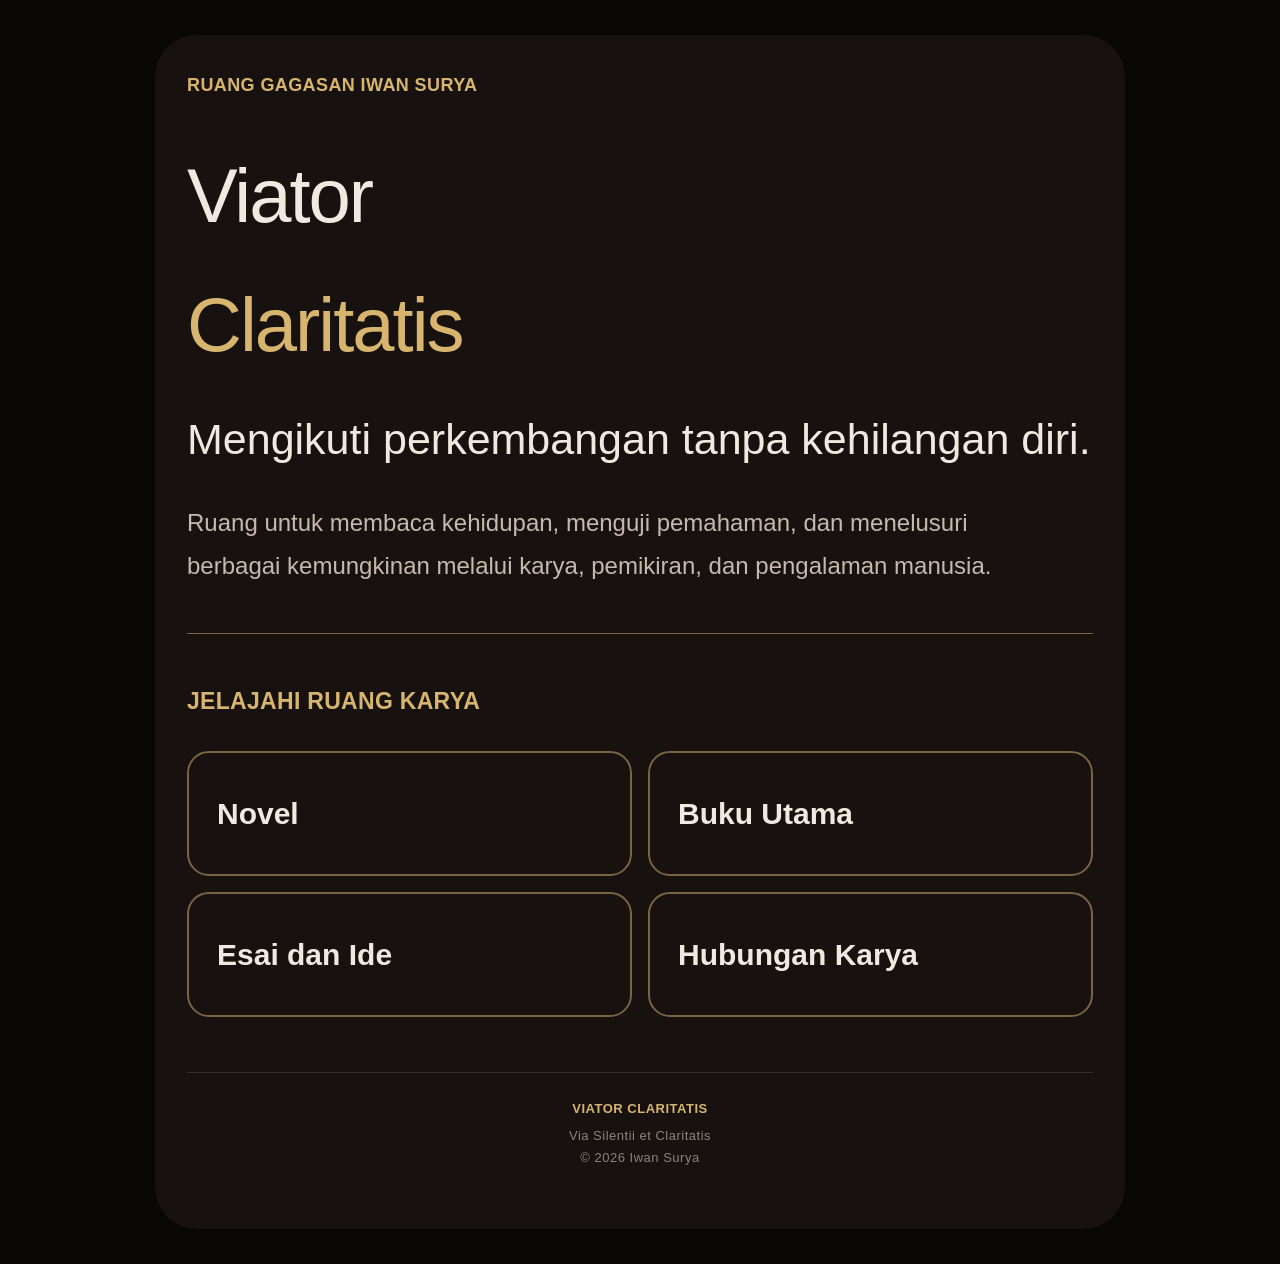
<file: index.html>
<!DOCTYPE html>
<html lang="id">
<head>
    <meta charset="UTF-8">
    <meta name="viewport" content="width=device-width, initial-scale=1.0">

    <title>Viator Claritatis | Ruang Gagasan Iwan Surya</title>

    <meta name="description" content="Ruang gagasan Iwan Surya. Mengikuti perkembangan tanpa kehilangan diri. Membaca kehidupan melalui karya, pemikiran, dan pengalaman manusia.">
    <meta name="author" content="Iwan Surya">
    <meta name="theme-color" content="#080706">

    <link rel="canonical" href="https://isuryas212.github.io/Viator-Claritatis/">
    <link rel="icon" href="viator-favicon.png">
    <link rel="stylesheet" href="style.css?v=2">

    <meta property="og:title" content="Viator Claritatis">
    <meta property="og:description" content="Ruang Gagasan Iwan Surya — Mengikuti perkembangan tanpa kehilangan diri.">
    <meta property="og:image" content="https://isuryas212.github.io/Viator-Claritatis/og-image.jpg">
    <meta property="og:type" content="website">
</head>

<body class="home-page">

<main class="home-shell">

    <header class="home-header">
        <p class="eyebrow">RUANG GAGASAN IWAN SURYA</p>

        <h1>
            <span>Viator</span>
            <span class="gold">Clar​​itatis</span>
        </h1>

        <h2>
            Mengikuti perkembangan tanpa kehilangan diri.
        </h2>

        <p class="intro">
            Ruang untuk membaca kehidupan, menguji pemahaman,
            dan menelusuri berbagai kemungkinan melalui karya,
            pemikiran, dan pengalaman manusia.
        </p>
    </header>

    <div class="gold-divider"></div>

    <section class="explore-section">

        <h2 class="section-label">JELAJAHI RUANG KARYA</h2>

        <div class="explore-grid">

            <a href="book.html" class="explore-card">
                <span>Novel</span>
                <span class="card-arrow">↗</span>
            </a>

            <a href="foundation.html" class="explore-card">
                <span>Buku Utama</span>
                <span class="card-arrow">↗</span>
            </a>

            <a href="aphorism.html" class="explore-card">
                <span>Esai dan Ide</span>
                <span class="card-arrow">↗</span>
            </a>

            <a href="about.html" class="explore-card">
                <span>Hubungan Karya</span>
                <span class="card-arrow">↗</span>
            </a>

        </div>

    </section>

    <footer class="home-footer">
        <p>VIATOR CLARITATIS</p>
        <p>Via Silentii et Claritatis</p>
        <p>© 2026 Iwan Surya</p>
    </footer>

</main>

</body>
</html>
</file>
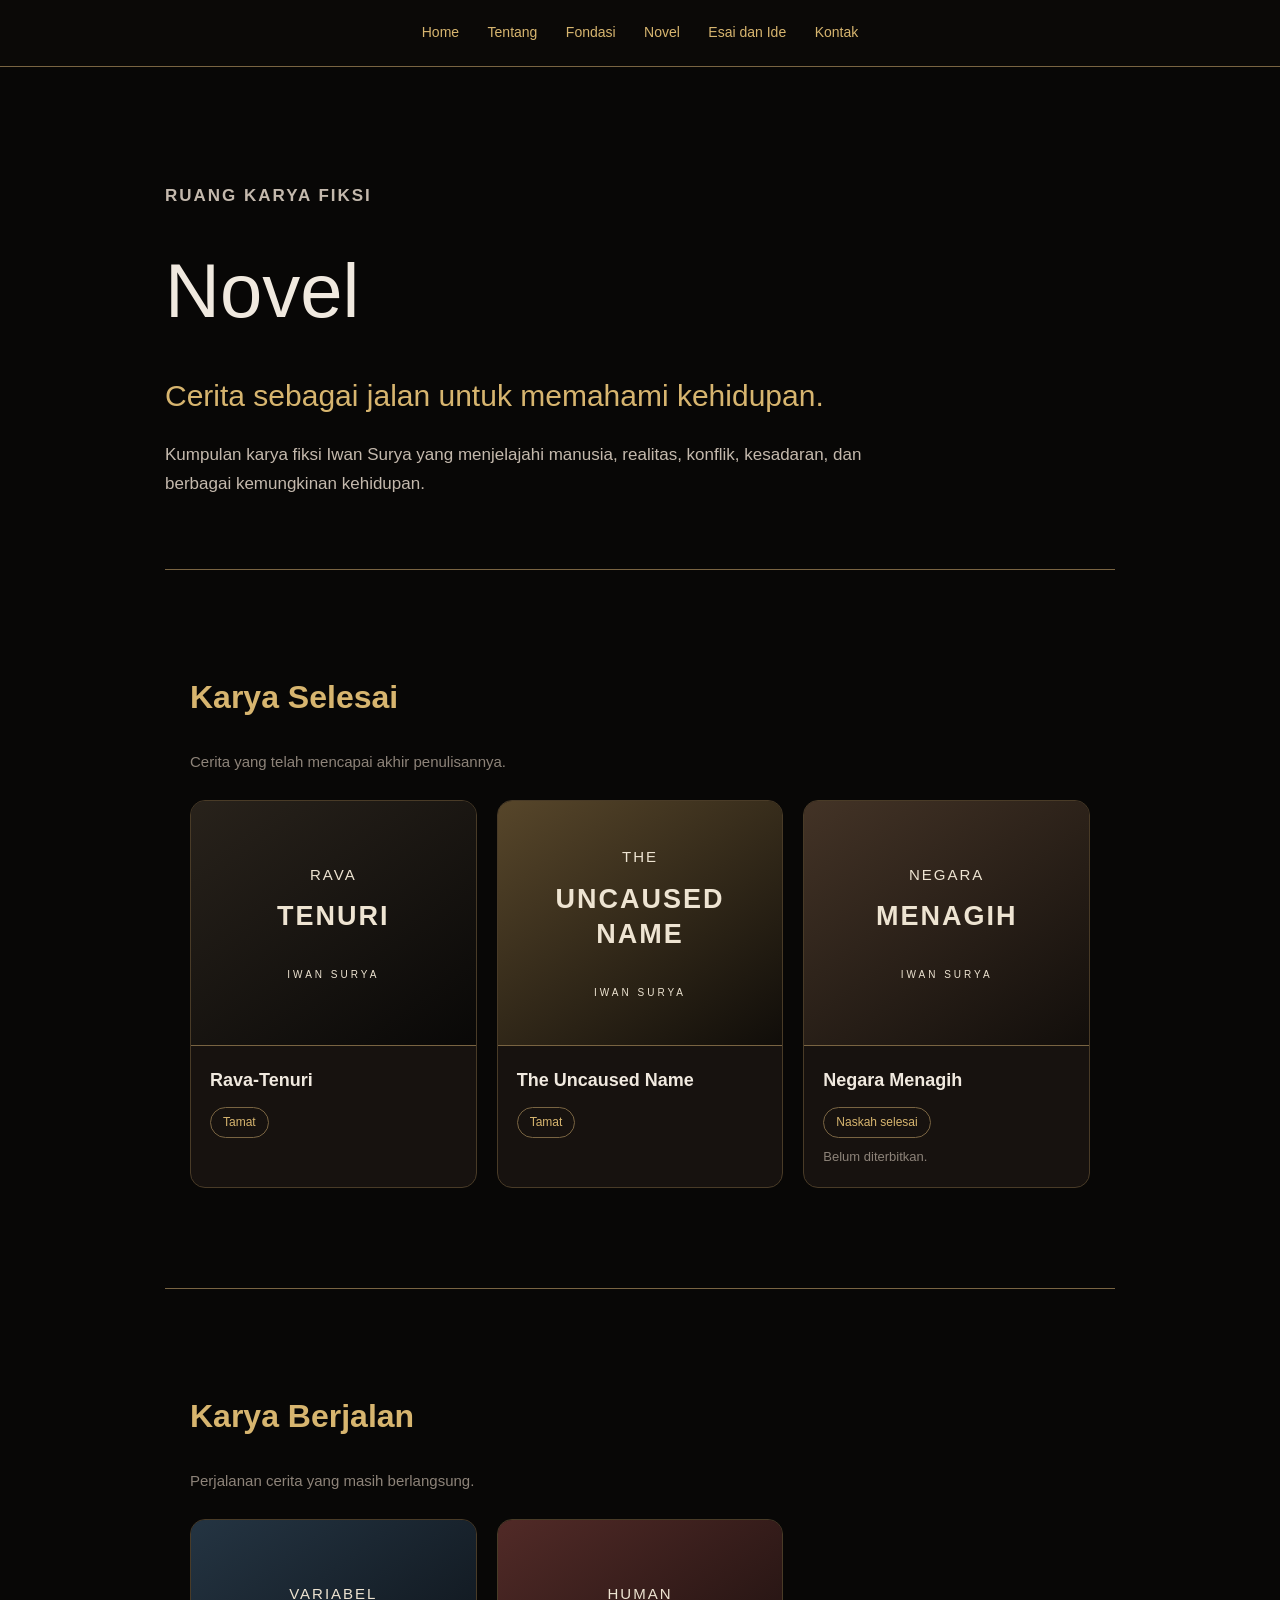
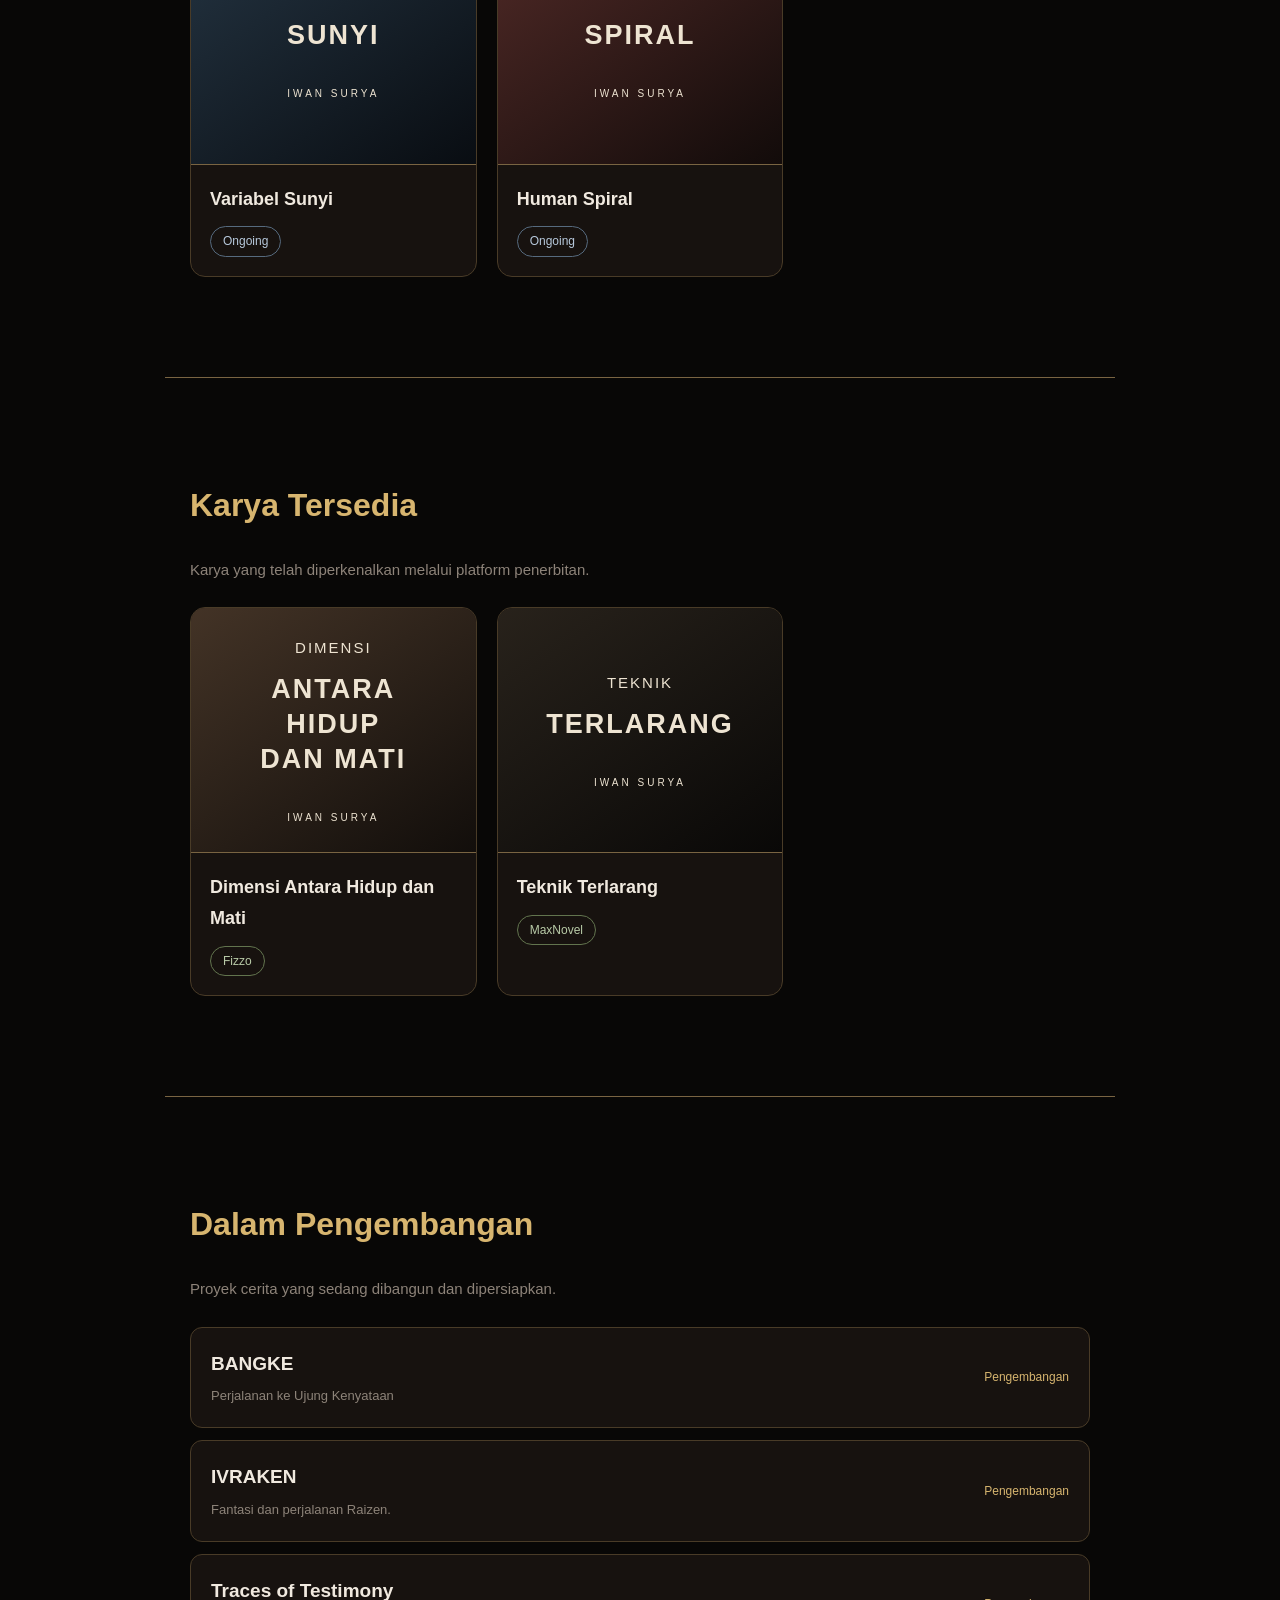
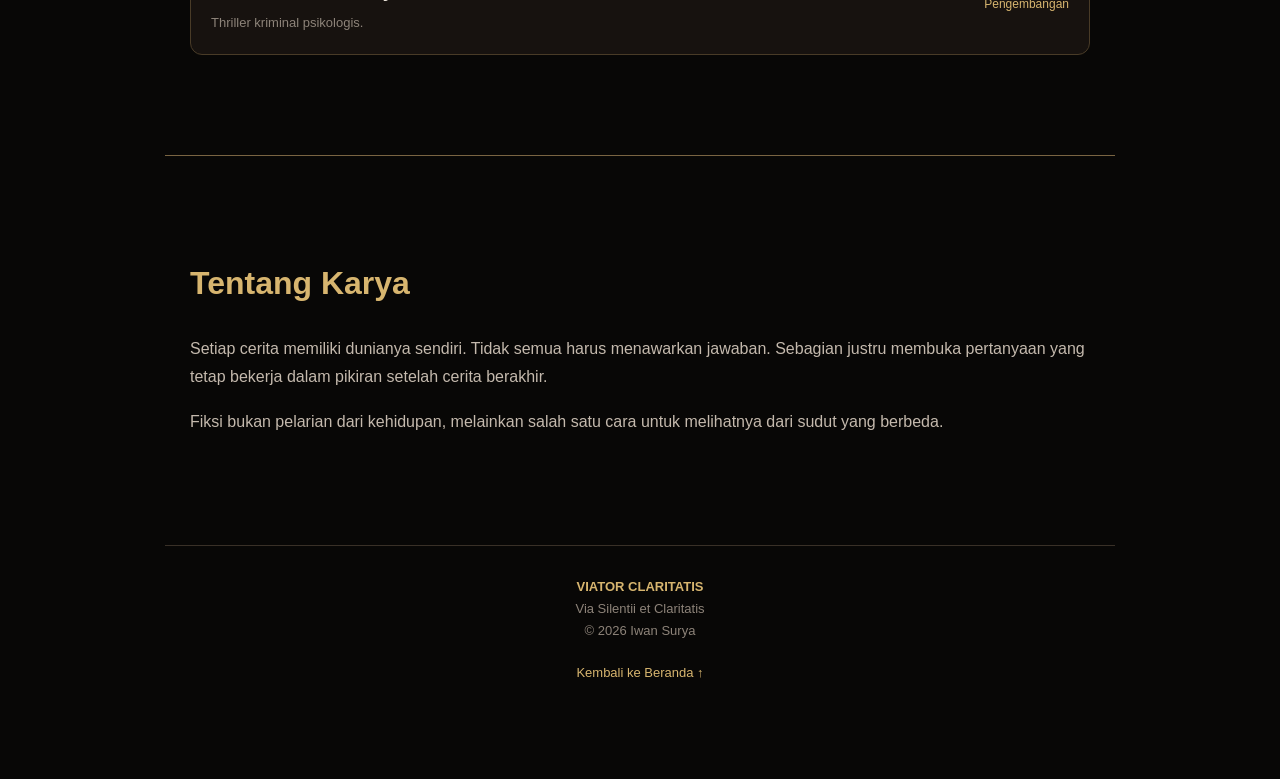
<file: book.html>
<!DOCTYPE html>
<html lang="id">

<head>
<meta charset="UTF-8">
<meta name="viewport" content="width=device-width, initial-scale=1.0">

<title>Ruang Novel | Viator Claritatis</title>

<meta name="description" content="Katalog karya fiksi Iwan Surya, mencakup novel yang telah selesai, sedang berjalan, dan dalam pengembangan.">

<meta name="author" content="Iwan Surya">

<link rel="stylesheet" href="style.css?v=3">
<link rel="icon" href="viator-favicon.png">

</head>

<body class="novel-page">

<nav>
    <a href="index.html">Home</a>
    <a href="about.html">Tentang</a>
    <a href="foundation.html">Fondasi</a>
    <a href="book.html">Novel</a>
    <a href="aphorism.html">Esai dan Ide</a>
    <a href="contact.html">Kontak</a>
</nav>

<main class="novel-container">

    <header class="novel-header">

        <p class="novel-eyebrow">
            RUANG KARYA FIKSI
        </p>

        <h1>Novel</h1>

        <h2>
            Cerita sebagai jalan untuk memahami kehidupan.
        </h2>

        <p>
            Kumpulan karya fiksi Iwan Surya yang menjelajahi
            manusia, realitas, konflik, kesadaran, dan berbagai
            kemungkinan kehidupan.
        </p>

    </header>

    <div class="novel-divider"></div>

    <section class="novel-group">

        <h2>Karya Selesai</h2>

        <p class="group-description">
            Cerita yang telah mencapai akhir penulisannya.
        </p>

        <div class="novel-grid">

            <article class="novel-card">
                <div class="novel-cover cover-dark">
                    <span>RAVA</span>
                    <strong>TENURI</strong>
                    <small>IWAN SURYA</small>
                </div>
                <div class="novel-info">
                    <h3>Rava-Tenuri</h3>
                    <span class="novel-status">Tamat</span>
                </div>
            </article>

            <article class="novel-card">
                <div class="novel-cover cover-gold">
                    <span>THE</span>
                    <strong>UNCAUSED<br>NAME</strong>
                    <small>IWAN SURYA</small>
                </div>
                <div class="novel-info">
                    <h3>The Uncaused Name</h3>
                    <span class="novel-status">Tamat</span>
                </div>
            </article>

            <article class="novel-card">
                <div class="novel-cover cover-earth">
                    <span>NEGARA</span>
                    <strong>MENAGIH</strong>
                    <small>IWAN SURYA</small>
                </div>
                <div class="novel-info">
                    <h3>Negara Menagih</h3>
                    <span class="novel-status">Naskah selesai</span>
                    <p>Belum diterbitkan.</p>
                </div>
            </article>

        </div>

    </section>

    <div class="novel-divider"></div>

    <section class="novel-group">

        <h2>Karya Berjalan</h2>

        <p class="group-description">
            Perjalanan cerita yang masih berlangsung.
        </p>

        <div class="novel-grid">

            <article class="novel-card">
                <div class="novel-cover cover-blue">
                    <span>VARIABEL</span>
                    <strong>SUNYI</strong>
                    <small>IWAN SURYA</small>
                </div>
                <div class="novel-info">
                    <h3>Variabel Sunyi</h3>
                    <span class="novel-status ongoing">Ongoing</span>
                </div>
            </article>

            <article class="novel-card">
                <div class="novel-cover cover-red">
                    <span>HUMAN</span>
                    <strong>SPIRAL</strong>
                    <small>IWAN SURYA</small>
                </div>
                <div class="novel-info">
                    <h3>Human Spiral</h3>
                    <span class="novel-status ongoing">Ongoing</span>
                </div>
            </article>

        </div>

    </section>

    <div class="novel-divider"></div>

    <section class="novel-group">

        <h2>Karya Tersedia</h2>

        <p class="group-description">
            Karya yang telah diperkenalkan melalui platform penerbitan.
        </p>

        <div class="novel-grid">

            <article class="novel-card">
                <div class="novel-cover cover-earth">
                    <span>DIMENSI</span>
                    <strong>ANTARA<br>HIDUP<br>DAN MATI</strong>
                    <small>IWAN SURYA</small>
                </div>
                <div class="novel-info">
                    <h3>Dimensi Antara Hidup dan Mati</h3>
                    <span class="novel-status available">Fizzo</span>
                </div>
            </article>

            <article class="novel-card">
                <div class="novel-cover cover-dark">
                    <span>TEKNIK</span>
                    <strong>TERLARANG</strong>
                    <small>IWAN SURYA</small>
                </div>
                <div class="novel-info">
                    <h3>Teknik Terlarang</h3>
                    <span class="novel-status available">MaxNovel</span>
                </div>
            </article>

        </div>

    </section>

    <div class="novel-divider"></div>

    <section class="novel-group">

        <h2>Dalam Pengembangan</h2>

        <p class="group-description">
            Proyek cerita yang sedang dibangun dan dipersiapkan.
        </p>

        <div class="development-list">

            <div class="development-item">
                <div>
                    <h3>BANGKE</h3>
                    <p>Perjalanan ke Ujung Kenyataan</p>
                </div>
                <span>Pengembangan</span>
            </div>

            <div class="development-item">
                <div>
                    <h3>IVRAKEN</h3>
                    <p>Fantasi dan perjalanan Raizen.</p>
                </div>
                <span>Pengembangan</span>
            </div>

            <div class="development-item">
                <div>
                    <h3>Traces of Testimony</h3>
                    <p>Thriller kriminal psikologis.</p>
                </div>
                <span>Pengembangan</span>
            </div>

        </div>

    </section>

    <div class="novel-divider"></div>

    <section class="author-note">

        <h2>Tentang Karya</h2>

        <p>
            Setiap cerita memiliki dunianya sendiri.
            Tidak semua harus menawarkan jawaban.
            Sebagian justru membuka pertanyaan yang tetap
            bekerja dalam pikiran setelah cerita berakhir.
        </p>

        <p>
            Fiksi bukan pelarian dari kehidupan,
            melainkan salah satu cara untuk melihatnya
            dari sudut yang berbeda.
        </p>

    </section>

    <footer class="novel-footer">
        <p>VIATOR CLARITATIS</p>
        <p>Via Silentii et Claritatis</p>
        <p>© 2026 Iwan Surya</p>
        <a href="index.html">Kembali ke Beranda ↑</a>
    </footer>

</main>

</body>
</html>
</file>
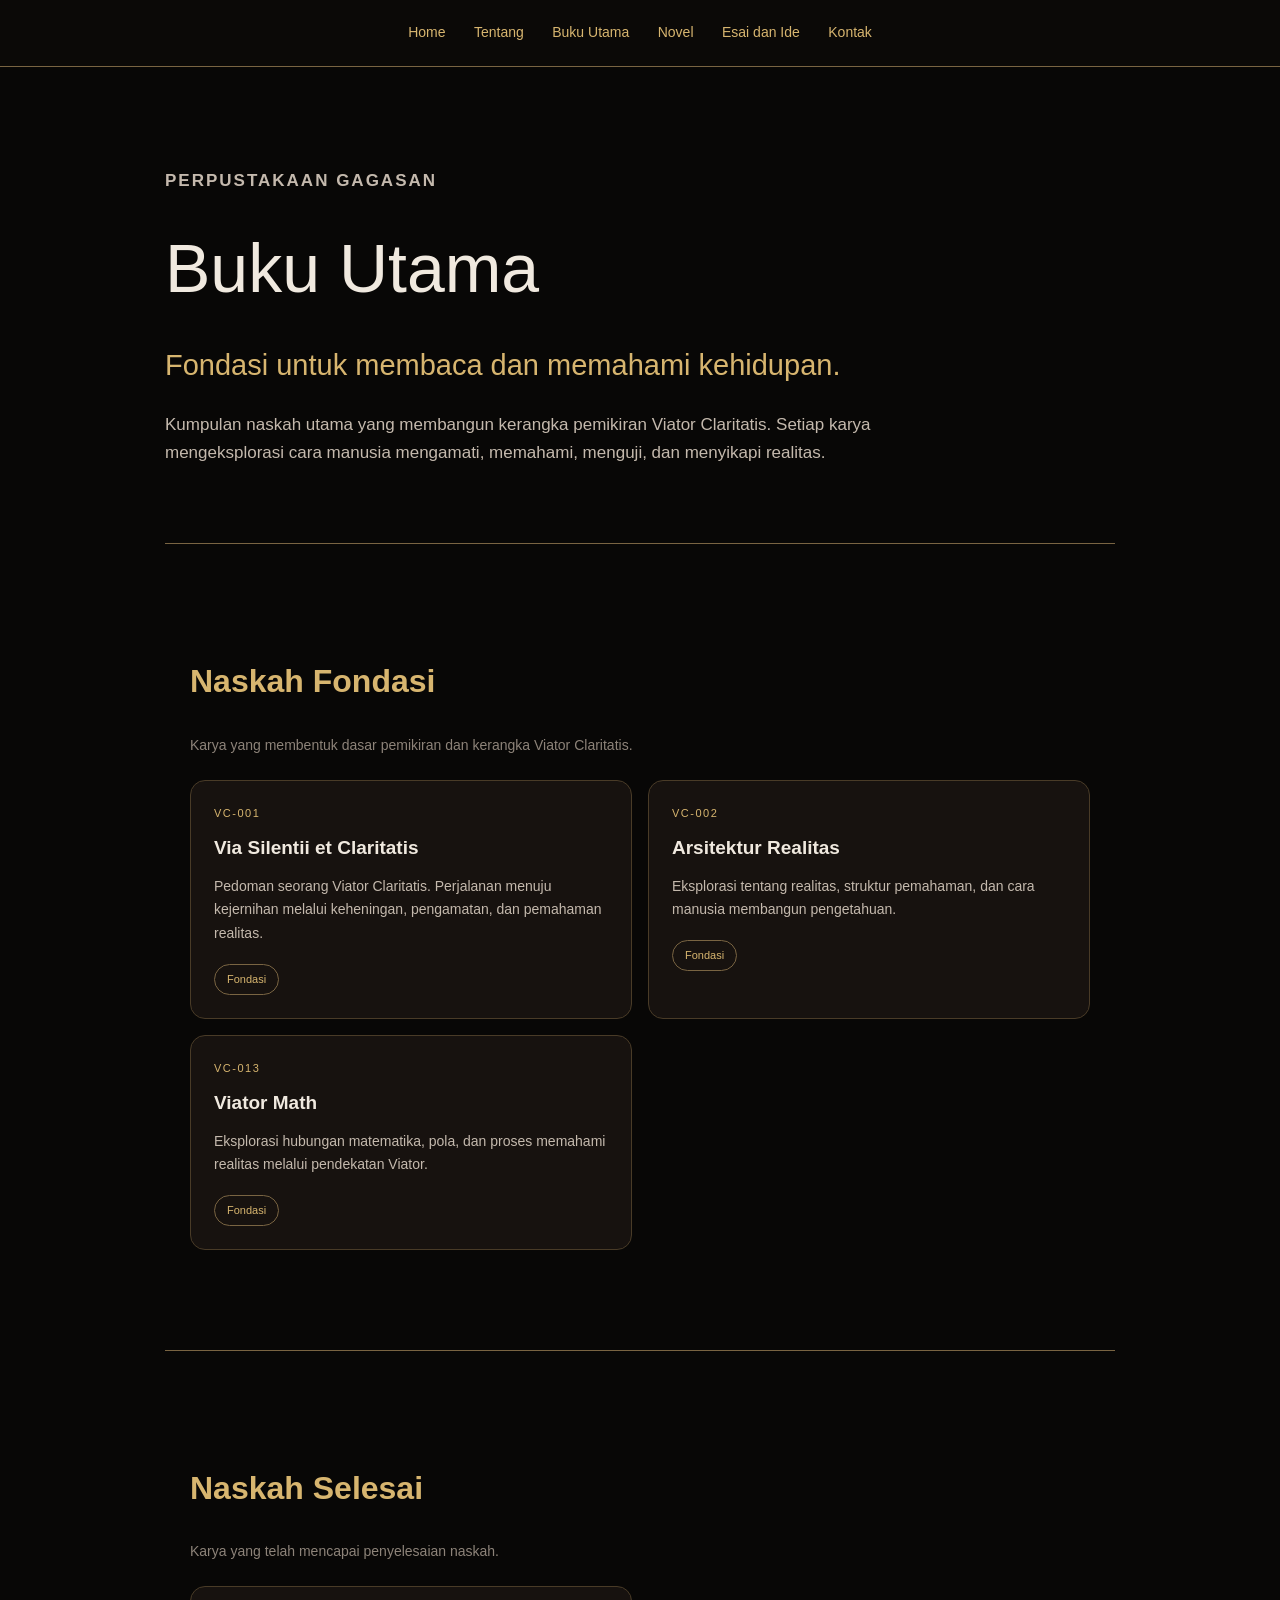
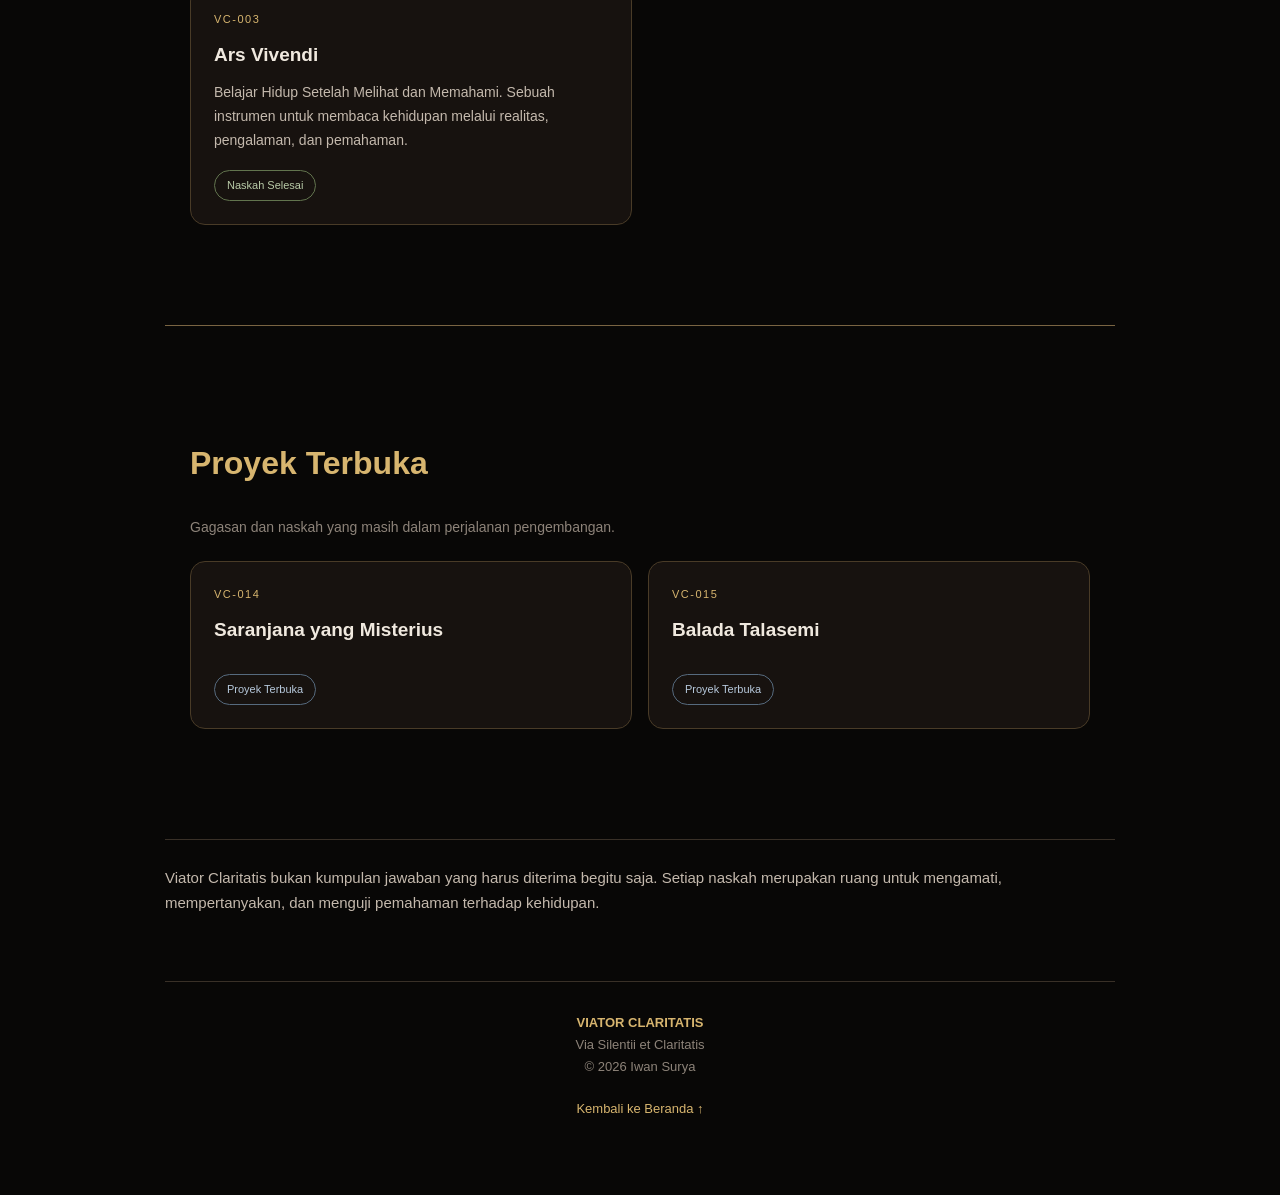
<file: foundation.html>
<!DOCTYPE html>
<html lang="id">
<head>
    <meta charset="UTF-8">
    <meta name="viewport" content="width=device-width, initial-scale=1.0">

    <title>Buku Utama | Viator Claritatis</title>

    <meta name="description" content="Perpustakaan gagasan dan naskah utama Viator Claritatis karya Iwan Surya.">

    <meta name="author" content="Iwan Surya">
    <meta name="theme-color" content="#080706">

    <link rel="icon" href="viator-favicon.png">
    <link rel="stylesheet" href="style.css?v=2">

    <style>
        .foundation-container {
            max-width: 1000px;
            margin: auto;
            padding: 45px 25px;
        }

        .foundation-header {
            padding: 55px 0 40px;
        }

        .foundation-eyebrow {
            color: var(--gold);
            font-size: 13px;
            font-weight: bold;
            letter-spacing: 2px;
        }

        .foundation-header h1 {
            font-size: clamp(42px, 8vw, 68px);
            font-weight: 400;
            margin: 15px 0;
        }

        .foundation-header h2 {
            color: var(--gold);
            font-size: clamp(21px, 4vw, 29px);
            font-weight: normal;
            margin-bottom: 20px;
        }

        .foundation-header p {
            color: var(--muted);
            max-width: 750px;
            font-size: 17px;
        }

        .foundation-divider {
            height: 1px;
            background: var(--gold-border);
            margin: 35px 0 45px;
        }

        .foundation-group {
            margin-bottom: 55px;
        }

        .foundation-group h2 {
            color: var(--gold);
            font-size: 27px;
            margin-bottom: 8px;
        }

        .foundation-description {
            color: var(--soft);
            font-size: 14px;
            margin-bottom: 22px;
        }

        .foundation-grid {
            display: grid;
            grid-template-columns: repeat(2, minmax(0, 1fr));
            gap: 16px;
        }

        .foundation-card {
            background: var(--panel);
            border: 1px solid #493b27;
            border-radius: 15px;
            padding: 23px;
            transition: .25s;
        }

        .foundation-card:hover {
            border-color: var(--gold);
            transform: translateY(-3px);
        }

        .foundation-code {
            color: var(--gold);
            font-size: 11px;
            letter-spacing: 1.5px;
            margin-bottom: 10px;
        }

        .foundation-card h3 {
            color: var(--text);
            font-size: 19px;
            margin-bottom: 10px;
        }

        .foundation-card p {
            color: var(--muted);
            font-size: 14px;
            line-height: 1.7;
        }

        .foundation-status {
            display: inline-block;
            margin-top: 18px;
            padding: 5px 12px;
            border: 1px solid var(--gold-border);
            border-radius: 20px;
            color: var(--gold);
            font-size: 11px;
        }

        .foundation-status.complete {
            color: #b9cba8;
            border-color: #62744e;
        }

        .foundation-status.developing {
            color: #b7c9dc;
            border-color: #566a7e;
        }

        .foundation-note {
            padding: 25px 0;
            border-top: 1px solid #393027;
            margin-top: 45px;
        }

        .foundation-note p {
            color: var(--muted);
            font-size: 15px;
        }

        .foundation-footer {
            text-align: center;
            padding: 30px 0;
            border-top: 1px solid #393027;
            margin-top: 40px;
            color: var(--soft);
            font-size: 13px;
        }

        .foundation-footer strong {
            color: var(--gold);
        }

        .foundation-footer a {
            display: inline-block;
            margin-top: 20px;
            color: var(--gold);
            text-decoration: none;
        }

        @media(max-width: 700px) {
            .foundation-container {
                padding: 30px 18px;
            }

            .foundation-header {
                padding-top: 35px;
            }

            .foundation-grid {
                grid-template-columns: 1fr;
            }

            .foundation-group h2 {
                font-size: 23px;
            }

            .foundation-card {
                padding: 20px;
            }
        }
    </style>
</head>

<body>

<nav>
    <a href="index.html">Home</a>
    <a href="about.html">Tentang</a>
    <a href="foundation.html">Buku Utama</a>
    <a href="book.html">Novel</a>
    <a href="aphorism.html">Esai dan Ide</a>
    <a href="contact.html">Kontak</a>
</nav>

<main class="foundation-container">

    <header class="foundation-header">

        <p class="foundation-eyebrow">
            PERPUSTAKAAN GAGASAN
        </p>

        <h1>Buku Utama</h1>

        <h2>Fondasi untuk membaca dan memahami kehidupan.</h2>

        <p>
            Kumpulan naskah utama yang membangun kerangka
            pemikiran Viator Claritatis. Setiap karya
            mengeksplorasi cara manusia mengamati,
            memahami, menguji, dan menyikapi realitas.
        </p>

    </header>

    <div class="foundation-divider"></div>

    <!-- FONDASI -->

    <section class="foundation-group">

        <h2>Naskah Fondasi</h2>

        <p class="foundation-description">
            Karya yang membentuk dasar pemikiran
            dan kerangka Viator Claritatis.
        </p>

        <div class="foundation-grid">

            <article class="foundation-card">
                <div class="foundation-code">VC-001</div>

                <h3>Via Silentii et Claritatis</h3>

                <p>
                    Pedoman seorang Viator Claritatis.
                    Perjalanan menuju kejernihan melalui
                    keheningan, pengamatan, dan pemahaman realitas.
                </p>

                <span class="foundation-status">
                    Fondasi
                </span>
            </article>

            <article class="foundation-card">
                <div class="foundation-code">VC-002</div>

                <h3>Arsitektur Realitas</h3>

                <p>
                    Eksplorasi tentang realitas,
                    struktur pemahaman, dan cara manusia
                    membangun pengetahuan.
                </p>

                <span class="foundation-status">
                    Fondasi
                </span>
            </article>

            <article class="foundation-card">
                <div class="foundation-code">VC-013</div>

                <h3>Viator Math</h3>

                <p>
                    Eksplorasi hubungan matematika,
                    pola, dan proses memahami realitas
                    melalui pendekatan Viator.
                </p>

                <span class="foundation-status">
                    Fondasi
                </span>
            </article>

        </div>

    </section>

    <div class="foundation-divider"></div>

    <!-- NASKAH SELESAI -->

    <section class="foundation-group">

        <h2>Naskah Selesai</h2>

        <p class="foundation-description">
            Karya yang telah mencapai penyelesaian naskah.
        </p>

        <div class="foundation-grid">

            <article class="foundation-card">
                <div class="foundation-code">VC-003</div>

                <h3>Ars Vivendi</h3>

                <p>
                    Belajar Hidup Setelah Melihat dan Memahami.
                    Sebuah instrumen untuk membaca kehidupan
                    melalui realitas, pengalaman, dan pemahaman.
                </p>

                <span class="foundation-status complete">
                    Naskah Selesai
                </span>
            </article>

        </div>

    </section>

    <div class="foundation-divider"></div>

    <!-- PROYEK TERBUKA -->

    <section class="foundation-group">

        <h2>Proyek Terbuka</h2>

        <p class="foundation-description">
            Gagasan dan naskah yang masih dalam perjalanan
            pengembangan.
        </p>

        <div class="foundation-grid">

            <article class="foundation-card">
                <div class="foundation-code">VC-014</div>

                <h3>Saranjana yang Misterius</h3>

                <span class="foundation-status developing">
                    Proyek Terbuka
                </span>
            </article>

            <article class="foundation-card">
                <div class="foundation-code">VC-015</div>

                <h3>Balada Talasemi</h3>

                <span class="foundation-status developing">
                    Proyek Terbuka
                </span>
            </article>

        </div>

    </section>

    <div class="foundation-note">

        <p>
            Viator Claritatis bukan kumpulan jawaban
            yang harus diterima begitu saja.
            Setiap naskah merupakan ruang untuk
            mengamati, mempertanyakan, dan menguji
            pemahaman terhadap kehidupan.
        </p>

    </div>

    <footer class="foundation-footer">

        <p><strong>VIATOR CLARITATIS</strong></p>

        <p>Via Silentii et Claritatis</p>

        <p>© 2026 Iwan Surya</p>

        <a href="index.html">
            Kembali ke Beranda ↑
        </a>

    </footer>

</main>

</body>
</html>
</file>
<file: style.css>
/* =====================================
   VIATOR CLARITATIS
   RUANG GAGASAN IWAN SURYA
===================================== */

:root {
    --background: #080706;
    --panel: #17120f;
    --panel-hover: #211a15;
    --gold: #d7b56f;
    --gold-border: #796442;
    --text: #f0e9df;
    --muted: #c4b9ad;
    --soft: #8d8379;
}

* {
    margin: 0;
    padding: 0;
    box-sizing: border-box;
}

html {
    scroll-behavior: smooth;
}

body {
    font-family: Arial, Helvetica, sans-serif;
    background: var(--background);
    color: var(--text);
    line-height: 1.7;
    min-height: 100vh;
}

/* =====================================
   HOMEPAGE
===================================== */

.home-page {
    display: flex;
    justify-content: center;
    padding: 35px 20px;
}

.home-shell {
    width: 100%;
    max-width: 970px;
    background: var(--panel);
    border-radius: 42px;
    padding: 35px 32px 30px;
}

/* HEADER */

.home-header .eyebrow {
    color: var(--gold);
    font-size: 18px;
    font-weight: 700;
    letter-spacing: .4px;
    margin-bottom: 30px;
}

.home-header h1 {
    display: flex;
    flex-direction: column;
    align-items: flex-start;
    font-size: clamp(48px, 8vw, 76px);
    font-weight: 400;
    line-height: 1.7;
    letter-spacing: -2px;
    margin-bottom: 12px;
}

.gold {
    color: var(--gold);
}

.home-header h2 {
    color: var(--text);
    font-size: clamp(25px, 4.5vw, 43px);
    font-weight: 500;
    line-height: 1.4;
    margin: 20px 0 32px;
}

.home-header .intro {
    max-width: 850px;
    color: var(--muted);
    font-size: clamp(17px, 2.5vw, 24px);
    line-height: 1.8;
}

/* DIVIDER */

.gold-divider {
    height: 1px;
    background: var(--gold-border);
    margin: 45px 0 48px;
}

/* EXPLORE */

.section-label {
    color: var(--gold);
    font-size: 23px;
    font-weight: 700;
    margin-bottom: 30px;
    letter-spacing: .3px;
}

.explore-grid {
    display: grid;
    grid-template-columns: repeat(2, minmax(0, 1fr));
    gap: 16px;
}

.explore-card {
    min-height: 125px;
    display: flex;
    justify-content: space-between;
    align-items: center;
    gap: 12px;
    padding: 22px 28px;
    border: 2px solid var(--gold-border);
    border-radius: 22px;
    color: var(--text);
    text-decoration: none;
    font-size: clamp(20px, 3vw, 30px);
    font-weight: 700;
    transition: background .25s, border-color .25s,
                transform .25s;
}

.explore-card:hover {
    background: var(--panel-hover);
    border-color: var(--gold);
    transform: translateY(-3px);
}

.card-arrow {
    color: var(--gold);
    font-size: 20px;
    opacity: 0;
    transition: opacity .25s;
}

.explore-card:hover .card-arrow {
    opacity: 1;
}

/* FOOTER */

.home-footer {
    margin-top: 55px;
    padding-top: 25px;
    border-top: 1px solid #393027;
    text-align: center;
    color: var(--soft);
    font-size: 13px;
    letter-spacing: .5px;
}

.home-footer p:first-child {
    color: var(--gold);
    font-weight: 700;
    margin-bottom: 5px;
}

/* =====================================
   OTHER PAGES
===================================== */

nav {
    position: sticky;
    top: 0;
    width: 100%;
    padding: 16px;
    background: rgba(12, 10, 8, .96);
    backdrop-filter: blur(10px);
    text-align: center;
    z-index: 1000;
    border-bottom: 1px solid var(--gold-border);
}

nav a {
    display: inline-block;
    color: var(--gold);
    text-decoration: none;
    margin: 5px 12px;
    font-size: 14px;
    transition: color .2s;
}

nav a:hover {
    color: white;
}

body:not(.home-page) section {
    max-width: 1000px;
    margin: auto;
    padding: 65px 25px;
}

body:not(.home-page) section h2 {
    color: var(--gold);
    margin-bottom: 25px;
    font-size: 32px;
}

.hero {
    min-height: 80vh;
    display: flex;
    justify-content: center;
    align-items: center;
    flex-direction: column;
    text-align: center;
    padding: 100px 20px 70px;
}

.hero h1 {
    font-size: clamp(38px, 7vw, 64px);
    color: var(--gold);
    letter-spacing: 3px;
}

.hero h2 {
    color: white;
    font-weight: normal;
    margin-top: 20px;
    font-size: 25px;
}

.hero p {
    max-width: 760px;
    margin-top: 30px;
    font-size: 19px;
    color: var(--muted);
}

.card {
    background: var(--panel);
    border: 1px solid #493b27;
    border-radius: 18px;
    padding: 28px;
    margin-top: 22px;
}

.card h3 {
    color: var(--gold);
    margin-bottom: 12px;
}

.card p {
    color: var(--muted);
}

.btn {
    display: inline-block;
    margin-top: 25px;
    padding: 13px 30px;
    background: var(--gold);
    color: #17120f;
    text-decoration: none;
    border: none;
    border-radius: 30px;
    font-weight: 700;
    cursor: pointer;
    transition: .25s;
}

.btn:hover {
    background: white;
    transform: translateY(-2px);
}

.quote {
    padding: 65px 20px;
    text-align: center;
    font-size: 27px;
    font-style: italic;
    color: var(--gold);
}

footer {
    text-align: center;
    padding: 30px;
    color: var(--soft);
    border-top: 1px solid #393027;
}

.book-cover {
    text-align: center;
    padding: 40px 20px;
}

.book-cover img {
    width: 320px;
    max-width: 90%;
    border-radius: 10px;
    box-shadow: 0 15px 40px rgba(0, 0, 0, .5);
}

.daily-aphorism,
.music-section {
    text-align: center;
}

#aphorism {
    font-size: 23px;
    font-style: italic;
    color: var(--text);
    line-height: 1.8;
    min-height: 100px;
}

.card audio {
    width: 100%;
    max-width: 600px;
    margin-top: 15px;
}

.card img {
    max-width: 100%;
    height: auto;
}

/* =====================================
   RESPONSIVE
===================================== */

@media (max-width: 700px) {

    .home-page {
        padding: 18px 12px;
    }

    .home-shell {
        border-radius: 30px;
        padding: 27px 20px 24px;
    }

    .home-header .eyebrow {
        font-size: 15px;
        margin-bottom: 22px;
    }

    .home-header h1 {
        font-size: clamp(45px, 12vw, 62px);
        line-height: 1.65;
    }

    .home-header h2 {
        margin-top: 15px;
        margin-bottom: 25px;
    }

    .home-header .intro {
        font-size: 17px;
    }

    .gold-divider {
        margin: 35px 0 35px;
    }

    .section-label {
        font-size: 19px;
        margin-bottom: 22px;
    }

    .explore-grid {
        gap: 12px;
    }

    .explore-card {
        min-height: 105px;
        padding: 17px 18px;
        font-size: 21px;
        border-radius: 19px;
    }

    .card-arrow {
        display: none;
    }

    body:not(.home-page) section {
        padding: 45px 18px;
    }

    body:not(.home-page) section h2 {
        font-size: 27px;
    }

    .hero {
        min-height: 75vh;
    }

    .hero p {
        font-size: 17px;
    }

    nav {
        padding: 10px 5px;
    }

    nav a {
        margin: 5px 7px;
        font-size: 12px;
    }

    .card {
        padding: 22px;
    }

    #aphorism {
        font-size: 20px;
    }
}

@media (max-width: 380px) {

    .explore-card {
        font-size: 18px;
        padding: 14px;
        min-height: 90px;
    }

    .home-shell {
        padding: 23px 16px;
    }
}

/* =====================================
   NOVEL CATALOG
===================================== */

.novel-page {
    background: var(--background);
}

.novel-container {
    max-width: 1000px;
    margin: auto;
    padding: 65px 25px;
}

.novel-header {
    padding: 50px 0 35px;
}

.novel-eyebrow {
    color: var(--gold);
    font-size: 14px;
    font-weight: bold;
    letter-spacing: 2px;
}

.novel-header h1 {
    font-size: clamp(48px, 9vw, 76px);
    font-weight: 400;
    margin: 15px 0;
}

.novel-header h2 {
    color: var(--gold);
    font-size: clamp(22px, 4vw, 30px);
    font-weight: normal;
    margin-bottom: 20px;
}

.novel-header p {
    color: var(--muted);
    max-width: 750px;
    font-size: 17px;
}

.novel-divider {
    height: 1px;
    background: var(--gold-border);
    margin: 35px 0;
}

.novel-group {
    margin: 45px 0;
}

.novel-group > h2,
.author-note h2 {
    color: var(--gold);
    font-size: 29px;
    margin-bottom: 8px;
}

.group-description {
    color: var(--soft);
    margin-bottom: 25px;
    font-size: 15px;
}

.novel-grid {
    display: grid;
    grid-template-columns: repeat(3, minmax(0, 1fr));
    gap: 20px;
}

.novel-card {
    overflow: hidden;
    background: var(--panel);
    border: 1px solid #493b27;
    border-radius: 15px;
    transition: .25s;
}

.novel-card:hover {
    transform: translateY(-4px);
    border-color: var(--gold);
}

.novel-cover {
    min-height: 245px;
    padding: 25px 15px;
    display: flex;
    flex-direction: column;
    justify-content: center;
    align-items: center;
    text-align: center;
    color: #eee4d2;
    letter-spacing: 2px;
    border-bottom: 1px solid var(--gold-border);
}

.novel-cover span {
    font-size: 15px;
}

.novel-cover strong {
    font-size: 27px;
    line-height: 1.3;
    margin: 12px 0;
}

.novel-cover small {
    font-size: 10px;
    letter-spacing: 3px;
    margin-top: 20px;
}

.cover-dark {
    background: linear-gradient(145deg, #28221b, #090807);
}

.cover-gold {
    background: linear-gradient(145deg, #57462a, #100d09);
}

.cover-earth {
    background: linear-gradient(145deg, #433326, #120e0b);
}

.cover-blue {
    background: linear-gradient(145deg, #243442, #090d12);
}

.cover-red {
    background: linear-gradient(145deg, #512a27, #120b0a);
}

.novel-info {
    padding: 19px;
}

.novel-info h3 {
    color: var(--text);
    font-size: 18px;
    margin-bottom: 12px;
}

.novel-info p {
    color: var(--soft);
    font-size: 13px;
    margin-top: 8px;
}

.novel-status {
    display: inline-block;
    color: var(--gold);
    border: 1px solid var(--gold-border);
    border-radius: 20px;
    padding: 4px 12px;
    font-size: 12px;
}

.novel-status.ongoing {
    color: #b7c9dc;
    border-color: #566a7e;
}

.novel-status.available {
    color: #b9cba8;
    border-color: #62744e;
}

.development-list {
    display: flex;
    flex-direction: column;
    gap: 12px;
}

.development-item {
    display: flex;
    justify-content: space-between;
    align-items: center;
    gap: 15px;
    padding: 20px;
    background: var(--panel);
    border: 1px solid #493b27;
    border-radius: 12px;
}

.development-item h3 {
    color: var(--text);
    font-size: 19px;
}

.development-item p {
    color: var(--soft);
    font-size: 13px;
    margin-top: 5px;
}

.development-item > span {
    color: var(--gold);
    font-size: 12px;
    white-space: nowrap;
}

.author-note {
    padding: 25px 0;
}

.author-note p {
    color: var(--muted);
    margin-top: 18px;
    font-size: 16px;
}

.novel-footer {
    text-align: center;
    padding: 30px 0;
    border-top: 1px solid #393027;
    margin-top: 45px;
    color: var(--soft);
    font-size: 13px;
}

.novel-footer p:first-child {
    color: var(--gold);
    font-weight: bold;
}

.novel-footer a {
    display: inline-block;
    color: var(--gold);
    text-decoration: none;
    margin-top: 20px;
}

/* MOBILE */

@media(max-width: 700px) {

    .novel-container {
        padding: 35px 18px;
    }

    .novel-header {
        padding-top: 35px;
    }

    .novel-grid {
        grid-template-columns: repeat(2, minmax(0, 1fr));
        gap: 12px;
    }

    .novel-cover {
        min-height: 190px;
        padding: 15px 8px;
    }

    .novel-cover strong {
        font-size: 21px;
    }

    .novel-info {
        padding: 14px;
    }

    .novel-info h3 {
        font-size: 15px;
    }

    .development-item {
        padding: 15px;
    }

    .development-item h3 {
        font-size: 16px;
    }

    .development-item > span {
        font-size: 10px;
    }
}

@media(max-width: 380px) {

    .novel-grid {
        grid-template-columns: 1fr;
    }

    .novel-cover {
        min-height: 230px;
    }

    .development-item {
        align-items: flex-start;
        flex-direction: column;
    }
}
</file>
